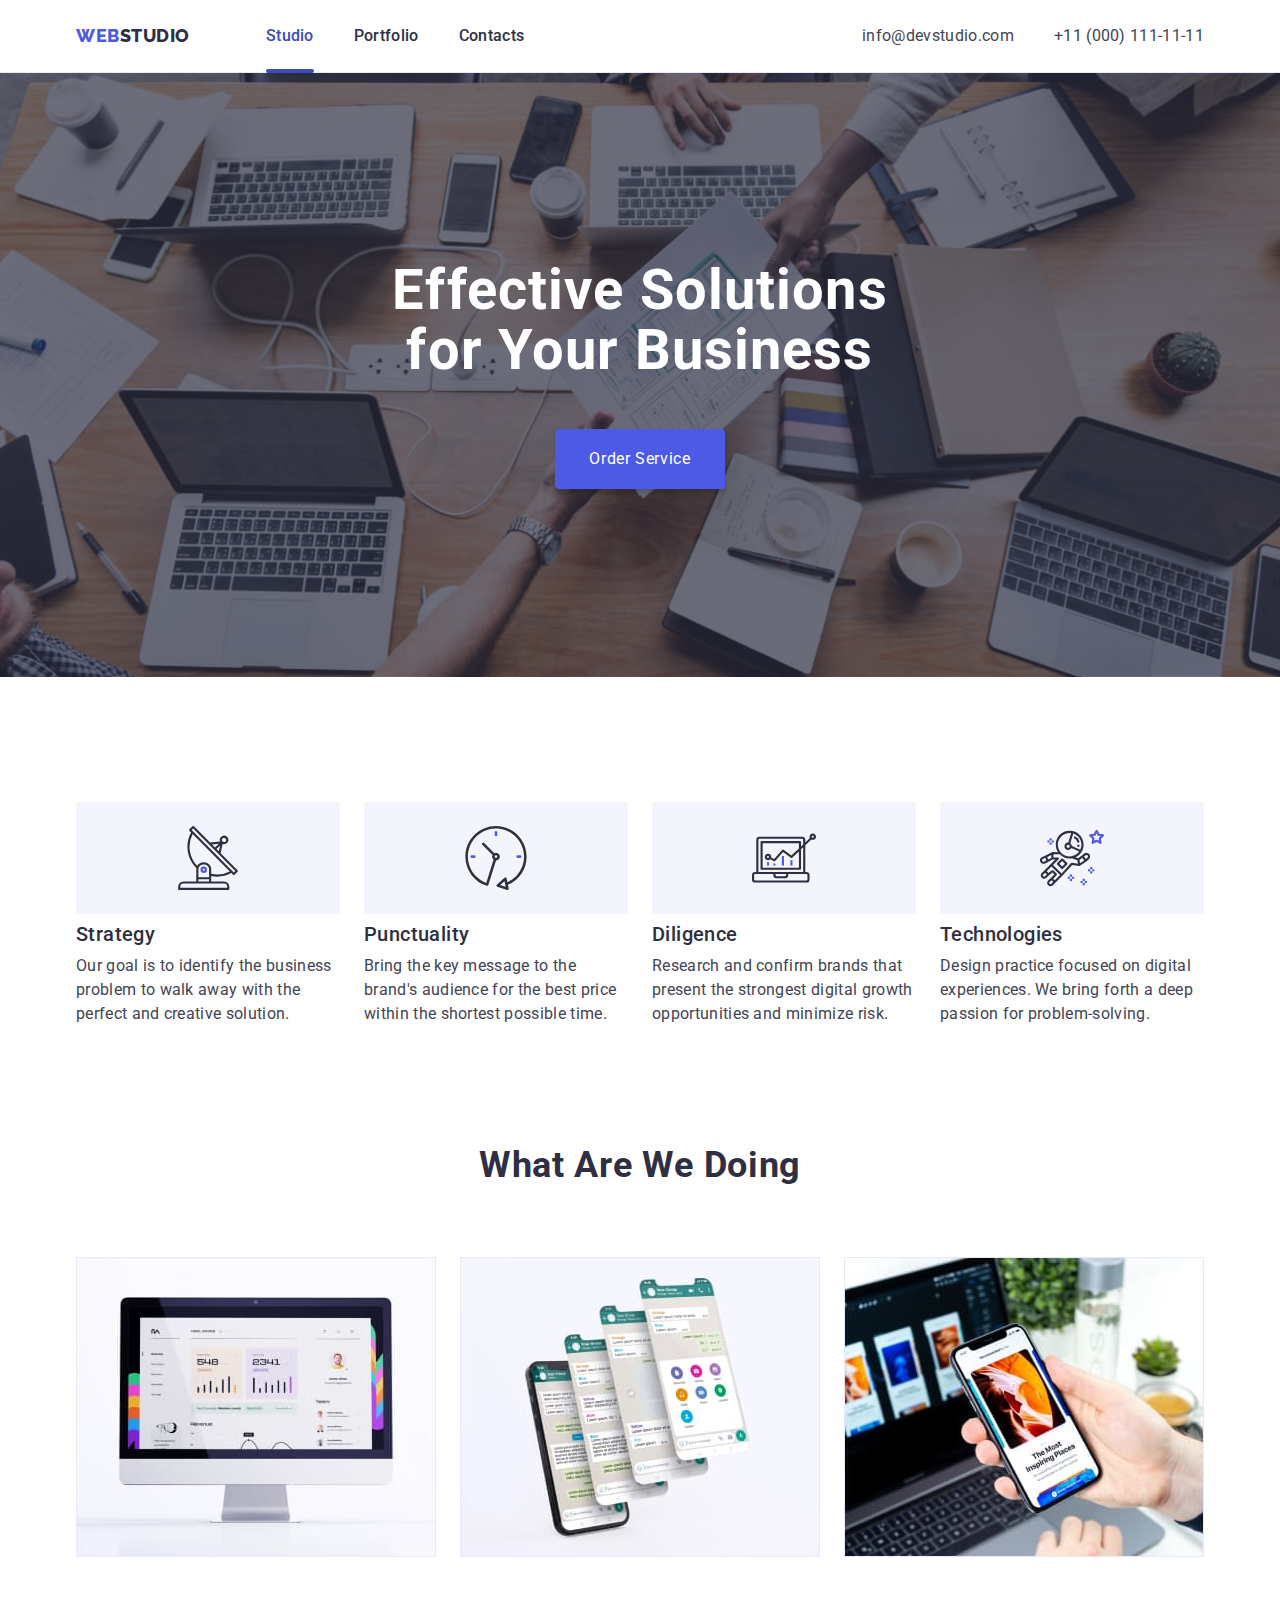
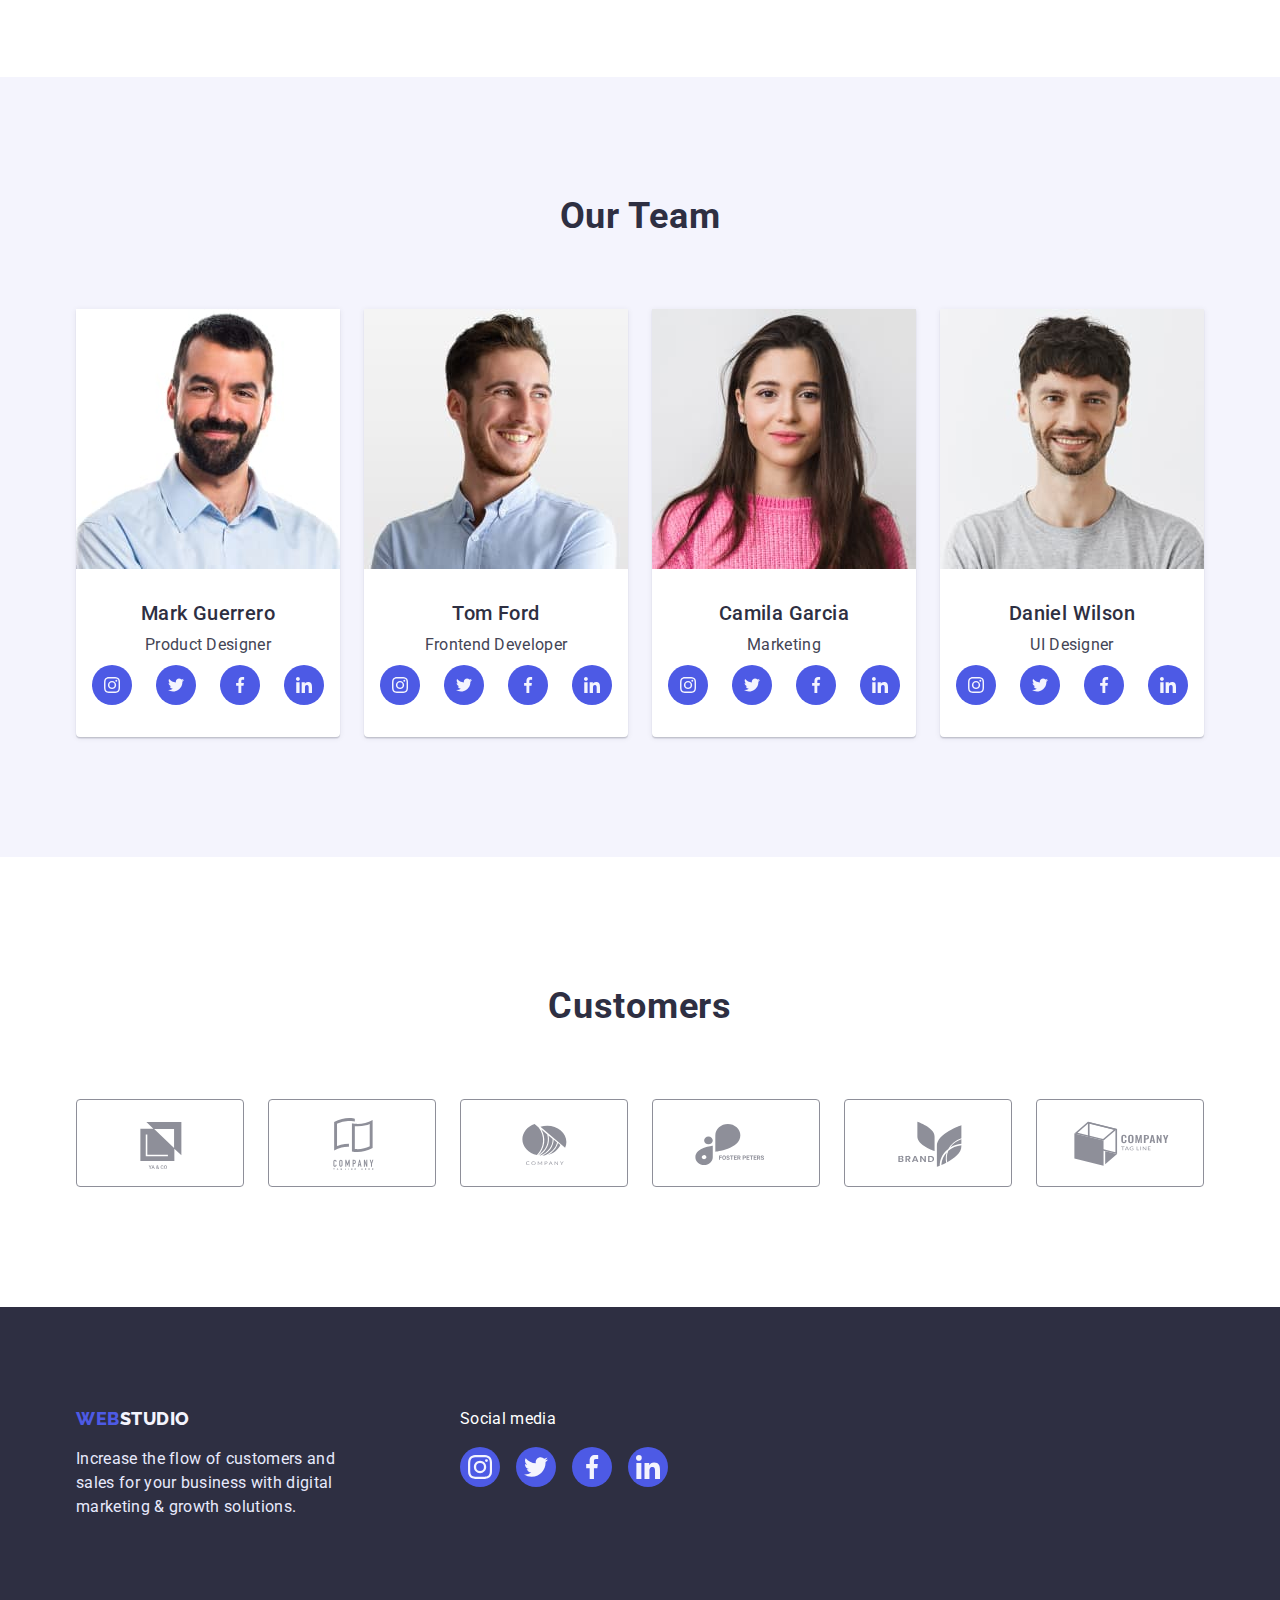
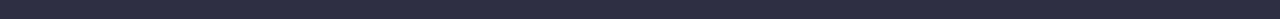
<file: index.html>
<!DOCTYPE html>
<html lang="en">
  <head>
    <meta charset="UTF-8" />
    <meta http-equiv="X-UA-Compatible" content="IE=edge" />
    <meta name="viewport" content="width=device-width, initial-scale=1.0" />
    <title>WebStudio</title>
    <link rel="preconnect" href="https://fonts.googleapis.com" />
    <link rel="preconnect" href="https://fonts.gstatic.com" crossorigin />
    <link
      href="https://fonts.googleapis.com/css2?family=Raleway:wght@800&family=Roboto:wght@400;500;700;900&display=swap"
      rel="stylesheet"
    />
    <link
      rel="stylesheet"
      href="https://cdnjs.cloudflare.com/ajax/libs/modern-normalize/1.0.0/modern-normalize.min.css"
    />
    <link rel="stylesheet" href="./css/styles.css" />
  </head>
  <body>
    <!-- HEADER -->
    <header class="page-header">
      <div class="container page-header-container">
        <nav class="page-nav">
          <a class="logo link logo-pos-header" href="./index.html"
            >Web<span class="logo-color-light">Studio</span></a
          >
          <ul class="menu list">
            <li class="menu-item">
              <a class="menu-link link current" href="./index.html">Studio</a>
            </li>
            <li class="menu-item">
              <a class="menu-link link" href="./portfolio.html">Portfolio</a>
            </li>
            <li class="menu-item">
              <a class="menu-link link" href="">Contacts</a>
            </li>
          </ul>
        </nav>
        <address class="contacts">
          <ul class="contacts-list list">
            <li class="contacts-list-item">
              <a
                class="contacts-list-item-link link"
                href="mailto:info@devstudio.com"
                >info@devstudio.com</a
              >
            </li>
            <li class="contacts-list-item">
              <a class="contacts-list-item-link link" href="tel:+110001111111"
                >+11 (000) 111-11-11</a
              >
            </li>
          </ul>
        </address>
      </div>
    </header>
    <!-- MAIN -->
    <main>
      <section class="hero">
        <div class="container">
          <h1 class="hero-title">Effective Solutions for Your Business</h1>
          <button class="modal-btn" type="button" data-modal-open>
            Order Service
          </button>
        </div>
      </section>
      <section class="features">
        <div class="container">
          <h2 hidden>Features</h2>
          <ul class="features-list list">
            <li class="features-list-item">
              <div class="features-icon-thumb">
                <svg class="features-icon">
                  <use href="./images/icons/symbol-defs.svg#icon-antenna"></use>
                </svg>
              </div>
              <h3 class="features-list-item-title">Strategy</h3>
              <p class="features-list-item-text">
                Our goal is to identify the business problem to walk away with
                the perfect and creative solution.
              </p>
            </li>
            <li class="features-list-item">
              <div class="features-icon-thumb">
                <svg class="features-icon">
                  <use href="./images/icons/symbol-defs.svg#icon-clock"></use>
                </svg>
              </div>
              <h3 class="features-list-item-title">Punctuality</h3>
              <p class="features-list-item-text">
                Bring the key message to the brand's audience for the best price
                within the shortest possible time.
              </p>
            </li>
            <li class="features-list-item">
              <div class="features-icon-thumb">
                <svg class="features-icon">
                  <use href="./images/icons/symbol-defs.svg#icon-diagram"></use>
                </svg>
              </div>
              <h3 class="features-list-item-title">Diligence</h3>
              <p class="features-list-item-text">
                Research and confirm brands that present the strongest digital
                growth opportunities and minimize risk.
              </p>
            </li>
            <li class="features-list-item">
              <div class="features-icon-thumb">
                <svg class="features-icon">
                  <use
                    href="./images/icons/symbol-defs.svg#icon-astronaut"
                  ></use>
                </svg>
              </div>
              <h3 class="features-list-item-title">Technologies</h3>
              <p class="features-list-item-text">
                Design practice focused on digital experiences. We bring forth a
                deep passion for problem-solving.
              </p>
            </li>
          </ul>
        </div>
      </section>
      <section class="work">
        <div class="container">
          <h2 class="page-title work-title">What are we doing</h2>
          <ul class="work-list list">
            <li class="work-list-item">
              <img
                class="work-list-item-img"
                src="./images/services/service-01.jpg"
                alt="First service"
                width="360"
                height="300"
              />
            </li>
            <li class="work-list-item">
              <img
                class="work-list-item-img"
                src="./images/services/service-02.jpg"
                alt="Second service"
                width="360"
                height="300"
              />
            </li>
            <li class="work-list-item">
              <img
                class="work-list-item-img"
                src="./images/services/service-03.jpg"
                alt="Thrid service"
                width="360"
                height="300"
              />
            </li>
          </ul>
        </div>
      </section>
      <section class="team">
        <div class="container">
          <h2 class="page-title team-title">Our Team</h2>
          <ul class="team-list list">
            <li class="team-list-item">
              <img
                class="team-list-item-img"
                src="./images/employees/mark-guerrero.jpg"
                alt="First employee"
                width="264"
                height="260"
              />
              <div class="team-list-item-info">
                <h3 class="team-list-item-title">Mark Guerrero</h3>
                <p class="team-list-item-text">Product Designer</p>
                <ul class="team-list-icon list">
                  <li class="team-icon-item">
                    <a href="" class="team-icon-link link">
                      <svg class="team-icon">
                        <use
                          href="./images/icons/symbol-defs.svg#icon-instagram"
                        ></use>
                      </svg>
                    </a>
                  </li>
                  <li class="team-icon-item">
                    <a href="" class="team-icon-link link">
                      <svg class="team-icon">
                        <use
                          href="./images/icons/symbol-defs.svg#icon-twitter"
                        ></use>
                      </svg>
                    </a>
                  </li>
                  <li class="team-icon-item">
                    <a href="" class="team-icon-link link">
                      <svg class="team-icon">
                        <use
                          href="./images/icons/symbol-defs.svg#icon-facebook"
                        ></use>
                      </svg>
                    </a>
                  </li>
                  <li class="team-icon-item">
                    <a href="" class="team-icon-link link">
                      <svg class="team-icon">
                        <use
                          href="./images/icons/symbol-defs.svg#icon-linkedin"
                        ></use>
                      </svg>
                    </a>
                  </li>
                </ul>
              </div>
            </li>
            <li class="team-list-item">
              <img
                class="team-list-item-img"
                src="./images/employees/tom-ford.jpg"
                alt="Second employee"
                width="264"
                height="260"
              />
              <div class="team-list-item-info">
                <h3 class="team-list-item-title">Tom Ford</h3>
                <p class="team-list-item-text">Frontend Developer</p>
                <ul class="team-list-icon list">
                  <li class="team-icon-item">
                    <a href="" class="team-icon-link link">
                      <svg class="team-icon">
                        <use
                          href="./images/icons/symbol-defs.svg#icon-instagram"
                        ></use>
                      </svg>
                    </a>
                  </li>
                  <li class="team-icon-item">
                    <a href="" class="team-icon-link link">
                      <svg class="team-icon">
                        <use
                          href="./images/icons/symbol-defs.svg#icon-twitter"
                        ></use>
                      </svg>
                    </a>
                  </li>
                  <li class="team-icon-item">
                    <a href="" class="team-icon-link link">
                      <svg class="team-icon">
                        <use
                          href="./images/icons/symbol-defs.svg#icon-facebook"
                        ></use>
                      </svg>
                    </a>
                  </li>
                  <li class="team-icon-item">
                    <a href="" class="team-icon-link link">
                      <svg class="team-icon">
                        <use
                          href="./images/icons/symbol-defs.svg#icon-linkedin"
                        ></use>
                      </svg>
                    </a>
                  </li>
                </ul>
              </div>
            </li>
            <li class="team-list-item">
              <img
                class="team-list-item-img"
                src="./images/employees/camila-garcia.jpg"
                alt="Third employee"
                width="264"
                height="260"
              />
              <div class="team-list-item-info">
                <h3 class="team-list-item-title">Camila Garcia</h3>
                <p class="team-list-item-text">Marketing</p>
                <ul class="team-list-icon list">
                  <li class="team-icon-item">
                    <a href="" class="team-icon-link link">
                      <svg class="team-icon">
                        <use
                          href="./images/icons/symbol-defs.svg#icon-instagram"
                        ></use>
                      </svg>
                    </a>
                  </li>
                  <li class="team-icon-item">
                    <a href="" class="team-icon-link link">
                      <svg class="team-icon">
                        <use
                          href="./images/icons/symbol-defs.svg#icon-twitter"
                        ></use>
                      </svg>
                    </a>
                  </li>
                  <li class="team-icon-item">
                    <a href="" class="team-icon-link link">
                      <svg class="team-icon">
                        <use
                          href="./images/icons/symbol-defs.svg#icon-facebook"
                        ></use>
                      </svg>
                    </a>
                  </li>
                  <li class="team-icon-item">
                    <a href="" class="team-icon-link link">
                      <svg class="team-icon">
                        <use
                          href="./images/icons/symbol-defs.svg#icon-linkedin"
                        ></use>
                      </svg>
                    </a>
                  </li>
                </ul>
              </div>
            </li>
            <li class="team-list-item">
              <img
                class="team-list-item-img"
                src="./images/employees/daniel-wilson.jpg"
                alt="Fourth employee"
                width="264"
                height="260"
              />
              <div class="team-list-item-info">
                <h3 class="team-list-item-title">Daniel Wilson</h3>
                <p class="team-list-item-text">UI Designer</p>
                <ul class="team-list-icon list">
                  <li class="team-icon-item">
                    <a href="" class="team-icon-link link">
                      <svg class="team-icon">
                        <use
                          href="./images/icons/symbol-defs.svg#icon-instagram"
                        ></use>
                      </svg>
                    </a>
                  </li>
                  <li class="team-icon-item">
                    <a href="" class="team-icon-link link">
                      <svg class="team-icon">
                        <use
                          href="./images/icons/symbol-defs.svg#icon-twitter"
                        ></use>
                      </svg>
                    </a>
                  </li>
                  <li class="team-icon-item">
                    <a href="" class="team-icon-link link">
                      <svg class="team-icon">
                        <use
                          href="./images/icons/symbol-defs.svg#icon-facebook"
                        ></use>
                      </svg>
                    </a>
                  </li>
                  <li class="team-icon-item">
                    <a href="" class="team-icon-link link">
                      <svg class="team-icon">
                        <use
                          href="./images/icons/symbol-defs.svg#icon-linkedin"
                        ></use>
                      </svg>
                    </a>
                  </li>
                </ul>
              </div>
            </li>
          </ul>
        </div>
      </section>
      <section class="customers">
        <div class="container">
          <h2 class="page-title customers-title">Customers</h2>
          <ul class="customers-list list">
            <li class="customers-list-item">
              <a class="customers-link link" href="">
                <svg class="customers-icon">
                  <use href="./images/icons/symbol-defs.svg#icon-logo-1"></use>
                </svg>
              </a>
            </li>
            <li class="customers-list-item">
              <a class="customers-link link" href="">
                <svg class="customers-icon">
                  <use href="./images/icons/symbol-defs.svg#icon-logo-2"></use>
                </svg>
              </a>
            </li>
            <li class="customers-list-item">
              <a class="customers-link link" href="">
                <svg class="customers-icon">
                  <use href="./images/icons/symbol-defs.svg#icon-logo-3"></use>
                </svg>
              </a>
            </li>
            <li class="customers-list-item">
              <a class="customers-link link" href="">
                <svg class="customers-icon">
                  <use href="./images/icons/symbol-defs.svg#icon-logo-4"></use>
                </svg>
              </a>
            </li>
            <li class="customers-list-item">
              <a class="customers-link link" href="">
                <svg class="customers-icon">
                  <use href="./images/icons/symbol-defs.svg#icon-logo-5"></use>
                </svg>
              </a>
            </li>
            <li class="customers-list-item">
              <a class="customers-link link" href="">
                <svg class="customers-icon">
                  <use href="./images/icons/symbol-defs.svg#icon-logo-6"></use>
                </svg>
              </a>
            </li>
          </ul>
        </div>
      </section>
    </main>
    <!-- FOOTER -->
    <footer class="page-footer">
      <div class="container footer-container">
        <div class="footer-info">
          <a class="link logo logo-pos-footer" href="./index.html"
            >Web<span class="logo-color-dark">Studio</span></a
          >
          <p class="footer-text">
            Increase the flow of customers and sales for your business with
            digital marketing & growth solutions.
          </p>
        </div>
        <div class="footer-soc">
          <p class="soc-text">Social media</p>
          <ul class="footer-soc-list list">
            <li class="soc-list-item">
              <a href="" class="footer-soc-link link">
                <svg class="footer-soc-icon">
                  <use
                    href="./images/icons/symbol-defs.svg#icon-instagram"
                  ></use>
                </svg>
              </a>
            </li>
            <li class="soc-list-item">
              <a href="" class="footer-soc-link link">
                <svg class="footer-soc-icon">
                  <use href="./images/icons/symbol-defs.svg#icon-twitter"></use>
                </svg>
              </a>
            </li>
            <li class="soc-list-item">
              <a href="" class="footer-soc-link link">
                <svg class="footer-soc-icon">
                  <use
                    href="./images/icons/symbol-defs.svg#icon-facebook"
                  ></use>
                </svg>
              </a>
            </li>
            <li class="soc-list-item">
              <a href="" class="footer-soc-link link">
                <svg class="footer-soc-icon">
                  <use
                    href="./images/icons/symbol-defs.svg#icon-linkedin"
                  ></use>
                </svg>
              </a>
            </li>
          </ul>
        </div>
      </div>
    </footer>
    <div class="backdrop is-hidden" data-modal>
      <div class="modal">
        <button class="close-button" type="button" data-modal-close>
          <svg class="close-button-icon">
            <use href="./images/icons/symbol-defs.svg#icon-close-black"></use>
          </svg>
        </button>
      </div>
    </div>
    <script src="./js/modal.js"></script>
  </body>
</html>
</file>
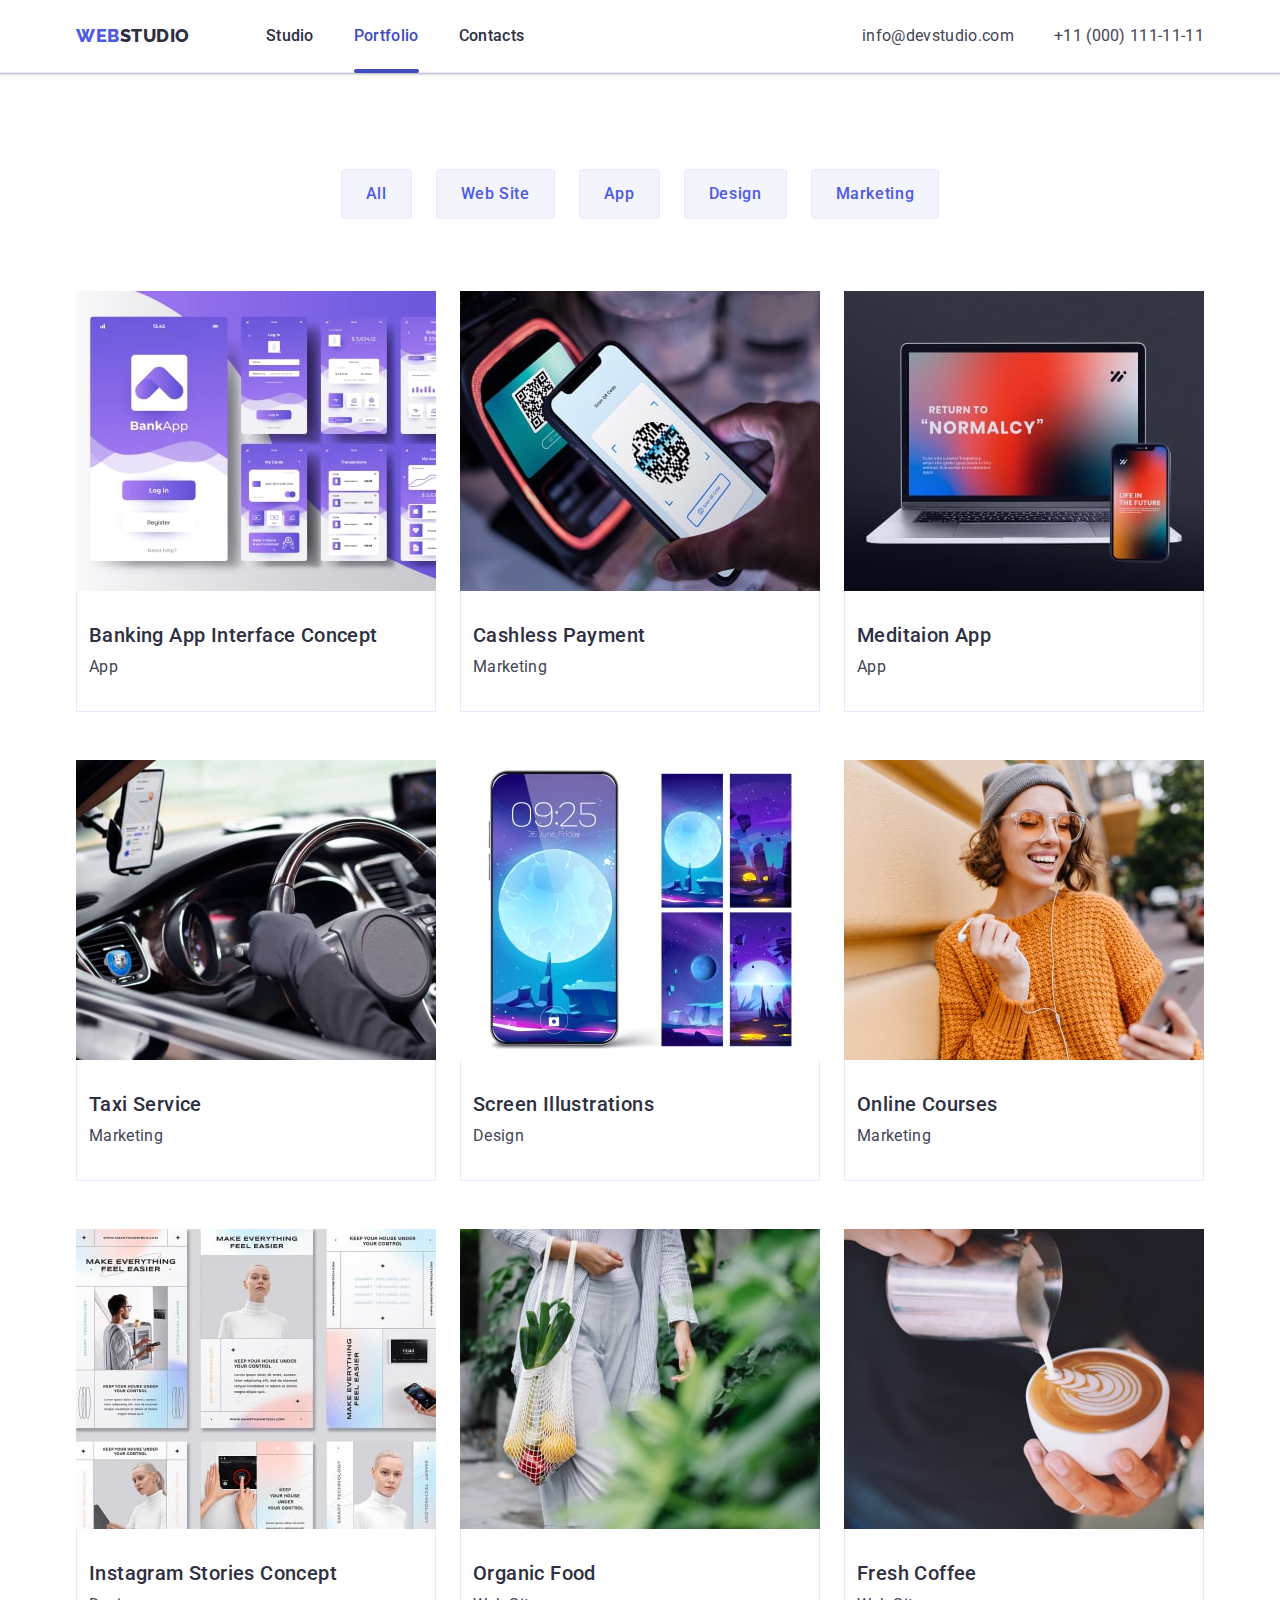
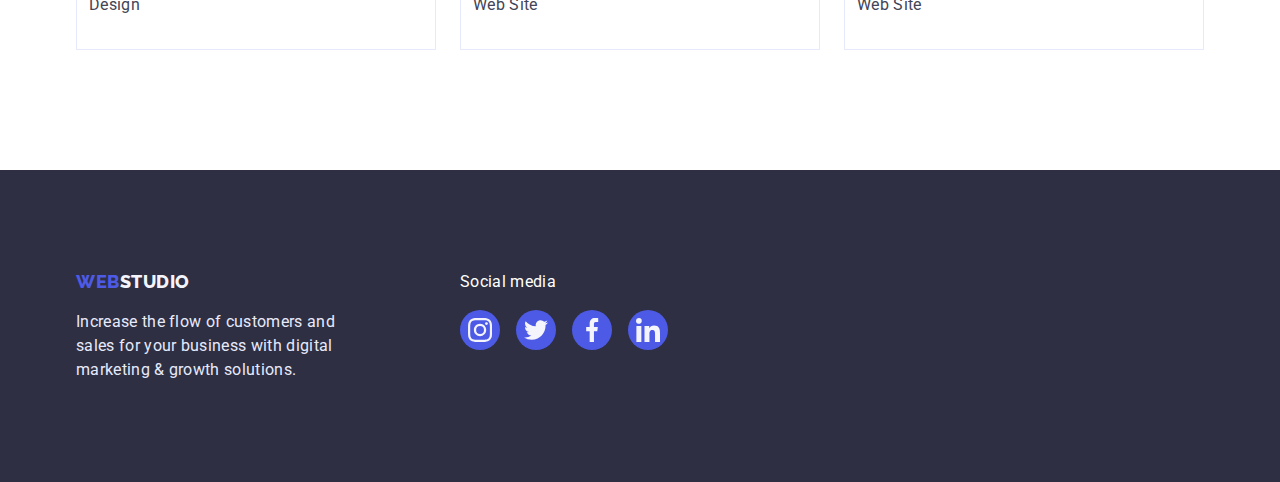
<file: portfolio.html>
<!DOCTYPE html>
<html lang="en">
  <head>
    <meta charset="UTF-8" />
    <meta http-equiv="X-UA-Compatible" content="IE=edge" />
    <meta name="viewport" content="width=device-width, initial-scale=1.0" />
    <title>WebStudio</title>
    <link rel="preconnect" href="https://fonts.googleapis.com" />
    <link rel="preconnect" href="https://fonts.gstatic.com" crossorigin />
    <link
      href="https://fonts.googleapis.com/css2?family=Raleway:wght@800&family=Roboto:wght@400;500;700;900&display=swap"
      rel="stylesheet"
    />
    <link
      rel="stylesheet"
      href="https://cdnjs.cloudflare.com/ajax/libs/modern-normalize/1.0.0/modern-normalize.min.css"
    />
    <link rel="stylesheet" href="./css/styles.css" />
  </head>
  <body>
    <!-- HEADER -->
    <header class="page-header">
      <div class="container page-header-container">
        <nav class="page-nav">
          <a class="logo link logo-pos-header" href="./index.html"
            >Web<span class="logo-color-light">Studio</span></a
          >
          <ul class="menu list">
            <li class="menu-item">
              <a class="menu-link link" href="./index.html">Studio</a>
            </li>
            <li class="menu-item">
              <a class="menu-link link current" href="./portfolio.html"
                >Portfolio</a
              >
            </li>
            <li class="menu-item">
              <a class="menu-link link" href="">Contacts</a>
            </li>
          </ul>
        </nav>
        <address class="contacts">
          <ul class="contacts-list list">
            <li class="contacts-list-item">
              <a
                class="contacts-list-item-link link"
                href="mailto:info@devstudio.com"
                >info@devstudio.com</a
              >
            </li>
            <li class="contacts-list-item">
              <a class="contacts-list-item-link link" href="tel:+110001111111"
                >+11 (000) 111-11-11</a
              >
            </li>
          </ul>
        </address>
      </div>
    </header>
    <!-- MAIN -->
    <main>
      <!-- Portfolio -->
      <section class="portfolio">
        <div class="container">
          <h1 hidden>Portfolio</h1>
          <ul class="portfolio-menu list">
            <li class="portfolio-menu-item">
              <button class="portfolio-menu-btn" type="button">All</button>
            </li>
            <li class="portfolio-menu-item">
              <button class="portfolio-menu-btn" type="button">Web Site</button>
            </li>
            <li class="portfolio-menu-item">
              <button class="portfolio-menu-btn" type="button">App</button>
            </li>
            <li class="portfolio-menu-item">
              <button class="portfolio-menu-btn" type="button">Design</button>
            </li>
            <li class="portfolio-menu-item">
              <button class="portfolio-menu-btn" type="button">
                Marketing
              </button>
            </li>
          </ul>
          <ul class="portfolio-list list">
            <li class="portfolio-list-item">
              <div class="portfolio-item-thumb">
                <img
                  class="portfolio-list-item-img"
                  src="./images/portfolio/img-1.jpg"
                  width="360"
                  height="300"
                  alt="the application"
                />
                <p class="portfolio-item-overlay">
                  14 Stylish and User-Friendly App Design Concepts · Task
                  Manager App · Calorie Tracker App · Exotic Fruit Ecommerce App
                  · Cloud Storage App
                </p>
              </div>
              <div class="portfolio-list-item-info">
                <h2 class="portfolio-list-item-title">
                  Banking App Interface Concept
                </h2>
                <p class="portfolio-list-item-text">App</p>
              </div>
            </li>
            <li class="portfolio-list-item">
              <div class="portfolio-item-thumb">
                <img
                  class="portfolio-list-item-img"
                  src="./images/portfolio/img-2.jpg"
                  width="360"
                  height="300"
                  alt="the QR-code scanning"
                />
                <p class="portfolio-item-overlay">
                  14 Stylish and User-Friendly App Design Concepts · Task
                  Manager App · Calorie Tracker App · Exotic Fruit Ecommerce App
                  · Cloud Storage App
                </p>
              </div>
              <div class="portfolio-list-item-info">
                <h2 class="portfolio-list-item-title">Cashless Payment</h2>
                <p class="portfolio-list-item-text">Marketing</p>
              </div>
            </li>
            <li class="portfolio-list-item">
              <div class="portfolio-item-thumb">
                <img
                  class="portfolio-list-item-img"
                  src="./images/portfolio/img-3.jpg"
                  width="360"
                  height="300"
                  alt="the laptop and the smartphone"
                />
                <p class="portfolio-item-overlay">
                  14 Stylish and User-Friendly App Design Concepts · Task
                  Manager App · Calorie Tracker App · Exotic Fruit Ecommerce App
                  · Cloud Storage App
                </p>
              </div>
              <div class="portfolio-list-item-info">
                <h2 class="portfolio-list-item-title">Meditaion App</h2>
                <p class="portfolio-list-item-text">App</p>
              </div>
            </li>
            <li class="portfolio-list-item">
              <div class="portfolio-item-thumb">
                <img
                  class="portfolio-list-item-img"
                  src="./images/portfolio/img-4.jpg"
                  width="360"
                  height="300"
                  alt="the human is driving"
                />
                <p class="portfolio-item-overlay">
                  14 Stylish and User-Friendly App Design Concepts · Task
                  Manager App · Calorie Tracker App · Exotic Fruit Ecommerce App
                  · Cloud Storage App
                </p>
              </div>
              <div class="portfolio-list-item-info">
                <h2 class="portfolio-list-item-title">Taxi Service</h2>
                <p class="portfolio-list-item-text">Marketing</p>
              </div>
            </li>
            <li class="portfolio-list-item">
              <div class="portfolio-item-thumb">
                <img
                  class="portfolio-list-item-img"
                  src="./images/portfolio/img-5.jpg"
                  width="360"
                  height="300"
                  alt="the smartphone"
                />
                <p class="portfolio-item-overlay">
                  14 Stylish and User-Friendly App Design Concepts · Task
                  Manager App · Calorie Tracker App · Exotic Fruit Ecommerce App
                  · Cloud Storage App
                </p>
              </div>
              <div class="portfolio-list-item-info">
                <h2 class="portfolio-list-item-title">Screen Illustrations</h2>
                <p class="portfolio-list-item-text">Design</p>
              </div>
            </li>
            <li class="portfolio-list-item">
              <div class="portfolio-item-thumb">
                <img
                  class="portfolio-list-item-img"
                  src="./images/portfolio/img-6.jpg"
                  width="360"
                  height="300"
                  alt="the woman is smiling"
                />
                <p class="portfolio-item-overlay">
                  14 Stylish and User-Friendly App Design Concepts · Task
                  Manager App · Calorie Tracker App · Exotic Fruit Ecommerce App
                  · Cloud Storage App
                </p>
              </div>
              <div class="portfolio-list-item-info">
                <h2 class="portfolio-list-item-title">Online Courses</h2>
                <p class="portfolio-list-item-text">Marketing</p>
              </div>
            </li>
            <li class="portfolio-list-item">
              <div class="portfolio-item-thumb">
                <img
                  class="portfolio-list-item-img"
                  src="./images/portfolio/img-7.jpg"
                  width="360"
                  height="300"
                  alt="the application is designing"
                />
                <p class="portfolio-item-overlay">
                  14 Stylish and User-Friendly App Design Concepts · Task
                  Manager App · Calorie Tracker App · Exotic Fruit Ecommerce App
                  · Cloud Storage App
                </p>
              </div>
              <div class="portfolio-list-item-info">
                <h2 class="portfolio-list-item-title">
                  Instagram Stories Concept
                </h2>
                <p class="portfolio-list-item-text">Design</p>
              </div>
            </li>
            <li class="portfolio-list-item">
              <div class="portfolio-item-thumb">
                <img
                  class="portfolio-list-item-img"
                  src="./images/portfolio/img-8.jpg"
                  width="360"
                  height="300"
                  alt="the human is carrying a package with vegetables"
                />
                <p class="portfolio-item-overlay">
                  14 Stylish and User-Friendly App Design Concepts · Task
                  Manager App · Calorie Tracker App · Exotic Fruit Ecommerce App
                  · Cloud Storage App
                </p>
              </div>
              <div class="portfolio-list-item-info">
                <h2 class="portfolio-list-item-title">Organic Food</h2>
                <p class="portfolio-list-item-text">Web Site</p>
              </div>
            </li>
            <li class="portfolio-list-item">
              <div class="portfolio-item-thumb">
                <img
                  class="portfolio-list-item-img"
                  src="./images/portfolio/img-9.jpg"
                  width="360"
                  height="300"
                  alt="the human is making coffee"
                />
                <p class="portfolio-item-overlay">
                  14 Stylish and User-Friendly App Design Concepts · Task
                  Manager App · Calorie Tracker App · Exotic Fruit Ecommerce App
                  · Cloud Storage App
                </p>
              </div>
              <div class="portfolio-list-item-info">
                <h2 class="portfolio-list-item-title">Fresh Coffee</h2>
                <p class="portfolio-list-item-text">Web Site</p>
              </div>
            </li>
          </ul>
        </div>
      </section>
    </main>
    <!-- FOOTER -->
    <footer class="page-footer">
      <div class="container footer-container">
        <div class="footer-info">
          <a class="link logo logo-pos-footer" href="./index.html"
            >Web<span class="logo-color-dark">Studio</span></a
          >
          <p class="footer-text">
            Increase the flow of customers and sales for your business with
            digital marketing & growth solutions.
          </p>
        </div>
        <div class="footer-soc">
          <p class="soc-text">Social media</p>
          <ul class="footer-soc-list list">
            <li class="soc-list-item">
              <a href="" class="footer-soc-link link">
                <svg class="footer-soc-icon">
                  <use
                    href="./images/icons/symbol-defs.svg#icon-instagram"
                  ></use>
                </svg>
              </a>
            </li>
            <li class="soc-list-item">
              <a href="" class="footer-soc-link link">
                <svg class="footer-soc-icon">
                  <use href="./images/icons/symbol-defs.svg#icon-twitter"></use>
                </svg>
              </a>
            </li>
            <li class="soc-list-item">
              <a href="" class="footer-soc-link link">
                <svg class="footer-soc-icon">
                  <use
                    href="./images/icons/symbol-defs.svg#icon-facebook"
                  ></use>
                </svg>
              </a>
            </li>
            <li class="soc-list-item">
              <a href="" class="footer-soc-link link">
                <svg class="footer-soc-icon">
                  <use
                    href="./images/icons/symbol-defs.svg#icon-linkedin"
                  ></use>
                </svg>
              </a>
            </li>
          </ul>
        </div>
      </div>
    </footer>
  </body>
</html>
</file>
<file: css/styles.css>
:root {
  --primary-font: "Roboto", sans-serif;
  --secondary-font: "Raleway", sans-serif;
  --main-color: #2e2f42;
  --secondary-color: #434455;
  --accent-color: #404bbf;
  --anim-dur-func: 250ms cubic-bezier(0.4, 0, 0.2, 1);
}

h1,
h2,
h3,
h4,
p {
  margin-top: 0;
  margin-bottom: 0;
}

ul {
  margin-top: 0;
  margin-bottom: 0;
  padding-left: 0;
}

img {
  display: block;
}

body {
  font-family: var(--primary-font);
  color: var(--main-color);
}

.container {
  width: 1158px;
  margin-left: auto;
  margin-right: auto;
  padding-left: 15px;
  padding-right: 15px;
}

.list {
  list-style: none;
}

.link {
  text-decoration: none;
}

/* ============================== COMPONENTS ============================== */

.logo {
  font-family: var(--secondary-font);
  font-weight: 800;
  font-size: 18px;
  line-height: 1.33;
  display: inline-block;
  align-items: center;
  letter-spacing: 0.03em;
  text-transform: uppercase;
  color: #4d5ae5;
}

.logo-pos-header {
  margin-right: 76px;
}

.logo-color-light {
  color: var(--main-color);
}

.logo-color-dark {
  color: #f4f4fd;
}

.page-title {
  margin-left: auto;
  margin-right: auto;

  font-weight: 700;
  font-size: 36px;
  line-height: 1.1;
  text-align: center;
  letter-spacing: 0.02em;
  text-transform: capitalize;
  color: var(--main-color);
}
/* ============================== /COMPONENTS ============================== */

/* ============================== HEADER ============================== */

.page-header {
  border-bottom: 1px solid #e7e9fc;
  /* padding-top: 24px;
  padding-bottom: 24px; */

  box-shadow: 0px 2px 1px rgba(46, 47, 66, 0.08),
    0px 1px 1px rgba(46, 47, 66, 0.16), 0px 1px 6px rgba(46, 47, 66, 0.08);
}

.page-header-container {
  display: flex;
  align-items: center;
}

.page-nav {
  display: flex;
  align-items: center;
}

.menu {
  display: flex;
  align-items: center;
  position: relative;
}

.menu-item {
  /* padding-top: 24px;
  padding-bottom: 24px; */
}

.menu-item:not(:last-child) {
  margin-right: 40px;
}

.menu-link.current {
  position: relative;
  color: var(--accent-color);
}

.menu-link.current::after {
  position: absolute;
  left: 0;
  bottom: -1px;

  content: "";
  width: 100%;
  height: 4px;
  display: block;
  background-color: #404bbf;
  border-radius: 2px;
  pointer-events: none;
}

.menu-link {
  display: inline-block;
  padding-top: 24px;
  padding-bottom: 24px;

  font-weight: 500;
  font-size: 16px;
  line-height: 1.5;
  letter-spacing: 0.02em;
  color: var(--main-color);
  transition: color var(--anim-dur-func);
}

.menu-link:hover,
.menu-link:focus {
  color: var(--accent-color);
}

.contacts-list {
  display: flex;
  align-items: center;
}

.contacts {
  margin-left: auto;
}

.contacts-list-item:not(:last-child) {
  margin-right: 40px;
}

.contacts-list-item-link {
  font-style: normal;
  font-weight: 400;
  font-size: 16px;
  line-height: 1.5;
  letter-spacing: 0.02em;
  color: var(--secondary-color);

  transition: color var(--anim-dur-func);
}

.contacts-list-item-link:hover,
.contacts-list-item-link:focus {
  color: var(--accent-color);
}
/* ============================== /HEADER ============================== */

/* ============================== MAIN ============================== */

.hero {
  margin-right: auto;
  margin-left: auto;
  padding-top: 188px;
  padding-bottom: 188px;

  background-color: rgba(46, 47, 66, 0.7);
  text-align: center;
  background-image: linear-gradient(
      rgba(46, 47, 66, 0.7),
      rgba(46, 47, 66, 0.7)
    ),
    url(../images/hero/hero-background.jpg);
  background-repeat: no-repeat;
  background-size: cover;
  background-position: center;
  max-width: 1440px;
}

.hero-title {
  margin-bottom: 48px;
  margin-left: auto;
  margin-right: auto;
  max-width: 496px;

  font-weight: 700;
  font-size: 56px;
  line-height: 1.07;
  letter-spacing: 0.02em;
  color: #ffffff;
}

.modal-btn {
  display: inline-block;
  padding-top: 16px;
  padding-bottom: 16px;
  padding-left: 32px;
  padding-right: 32px;

  font-style: var(--primary-font);
  font-size: 16px;
  line-height: 1.5;
  align-items: center;
  letter-spacing: 0.04em;
  background-color: #4d5ae5;
  color: #ffffff;
  cursor: pointer;
  box-shadow: 0px 4px 4px rgba(0, 0, 0, 0.15);
  border-radius: 4px;
  border-color: transparent;

  transition: background-color var(--anim-dur-func);
}

.modal-btn:hover,
.modal-btn:focus {
  background-color: var(--accent-color);
}

.features {
  padding-top: 125px;
}

.features-list {
  display: flex;
  flex-wrap: wrap;
  gap: 24px;
}

.features-list-item {
  flex-basis: calc((100% - 3 * 24px) / 4);
}

.features-list-item-title {
  margin-bottom: 8px;
  font-weight: 500;
  font-size: 20px;
  line-height: 1.2;
  letter-spacing: 0.02em;
  color: var(--main-color);
}

.features-list-item-text {
  font-size: 16px;
  line-height: 1.5;
  letter-spacing: 0.02em;
  color: var(--secondary-color);
}

.features-icon-thumb {
  display: flex;
  align-items: center;
  justify-content: center;
  background-color: #f4f4fd;
  /* width: 264px;
  height: 112px; */
  padding: 24px 100px;
  border-radius: 4px;

  margin-bottom: 8px;
}

.features-icon {
  width: 64px;
  height: 64px;
}

.work {
  padding-top: 120px;
  padding-bottom: 120px;
}

.work-title {
  margin-bottom: 72px;
}

.work-list {
  display: flex;
  flex-wrap: wrap;
  gap: 24px;
}

.work-list-item {
  flex-basis: calc((100% - 2 * 24px) / 3);
}

.team {
  padding-bottom: 120px;
  padding-top: 120px;
  background-color: #f4f4fd;
}

.team-title {
  margin-bottom: 72px;
}

.team-list {
  display: flex;
  flex-wrap: wrap;
  gap: 24px;
}

.team-list-item-info {
  padding: 32px 16px;
}

.team-list-item {
  flex-basis: calc((100% - 3 * 24px) / 4);

  background-color: #ffffff;
  box-shadow: 0px 1px 6px rgba(46, 47, 66, 0.08),
    0px 1px 1px rgba(46, 47, 66, 0.16), 0px 2px 1px rgba(46, 47, 66, 0.08);
  border-radius: 0px 0px 4px 4px;
}

.team-list-item-title {
  margin-bottom: 8px;
  font-weight: 500;
  font-size: 20px;
  line-height: 1.2;
  text-align: center;
  letter-spacing: 0.02em;
  color: var(--main-color);
}

.team-list-item-text {
  margin-bottom: 8px;
  font-size: 16px;
  line-height: 1.5;
  text-align: center;
  letter-spacing: 0.02em;
  color: var(--secondary-color);
}

.team-list-icon {
  display: flex;
  justify-content: center;
  gap: 24px;
}

.team-icon {
  width: 16px;
  height: 16px;
  fill: #f4f4fd;
}

.team-icon-link {
  display: flex;
  justify-content: center;
  align-items: center;
  width: 40px;
  height: 40px;
  border-radius: 50%;
  background-color: #4d5ae5;

  transition: background-color var(--anim-dur-func);
}

.team-icon-link:hover,
.team-icon-link:focus {
  background-color: #404bbf;
}

.customers {
  padding-top: 130px;
  padding-bottom: 120px;
}

.customers-title {
  margin-bottom: 72px;
}

.customers-list {
  display: flex;
  gap: 24px;
  flex-wrap: wrap;
}

.customers-link {
  flex-basis: calc((100% - 5 * 24px) / 6);
  display: flex;
  width: 168px;
  height: 88px;
  justify-content: center;
  align-items: center;
  border: 1px solid #8e8f99;
  border-radius: 4px;

  transition: border-color var(--anim-dur-func);
}

.customers-link:hover,
.customers-link:focus {
  border-color: #404bbf;
}

.customers-link:hover .customers-icon,
.customers-link:focus .customers-icon {
  fill: #404bbf;
}

.customers-icon {
  width: 104px;
  height: 56px;
  fill: #8e8f99;

  transition: fill var(--anim-dur-func);
}

/* ============================== /MAIN ============================== */

/* ============================== FOOTER ============================== */
.page-footer {
  background-color: var(--main-color);
  padding-top: 100px;
  padding-bottom: 100px;
}

.logo-pos-footer {
  margin-bottom: 16px;
}

.footer-text {
  max-width: 264px;

  font-size: 16px;
  line-height: 1.5;
  letter-spacing: 0.02em;
  color: #e7e9fc;
}

.footer-container {
  display: flex;
}

.footer-info {
  margin-right: 120px;
}

.soc-text {
  margin-bottom: 16px;
  font-size: 16px;
  line-height: 1.5;
  letter-spacing: 0.02em;
  color: #ffffff;
}

.footer-soc-list {
  display: flex;
  gap: 16px;
}

.footer-soc-link {
  display: flex;
  justify-content: center;
  align-items: center;
  width: 40px;
  height: 40px;
  border-radius: 50%;
  background-color: #4d5ae5;

  transition: background-color var(--anim-dur-func);
}

.footer-soc-link:hover,
.footer-soc-link:focus {
  background-color: #31d0aa;
}

.footer-soc-icon {
  width: 24px;
  height: 24px;
  fill: #f4f4fd;
}
/* ============================== /FOOTER ============================== */

/* ============================== MODAL ============================== */

.backdrop {
  position: fixed;
  top: 0;
  left: 0;
  width: 100%;
  height: 100%;
  transition: opacity var(--anim-dur-func), visibility var(--anim-dur-func);

  background-color: rgba(46, 47, 66, 0.4);
}

.is-hidden {
  opacity: 0;
  visibility: hidden;
  pointer-events: none;
}

.backdrop.is-hidden .modal {
  transform: translate(-50%, 100%) scale(0);
  box-shadow: none;
}

.modal {
  position: absolute;
  left: 50%;
  top: 50%;
  transform: translate(-50%, -50%) scale(1);
  transition: transform var(--anim-dur-func), box-shadow var(--anim-dur-func);

  /* display: flex; */
  width: 408px;
  min-height: 576px;
  padding: 24px;

  background-color: #fcfcfc;
  box-shadow: 0px 1px 1px rgba(0, 0, 0, 0.14), 0px 1px 3px rgba(0, 0, 0, 0.12),
    0px 2px 1px rgba(0, 0, 0, 0.2);
  border-radius: 4px;
}

.close-button {
  transition: background-color var(--anim-dur-func), border var(--anim-dur-func);

  display: flex;
  justify-content: center;
  align-items: center;

  position: absolute;
  top: 24px;
  right: 24px;
  height: 24px;
  width: 24px;
  border-radius: 50%;
  background-color: #e7e9fc;
  border: 1px solid rgba(0, 0, 0, 0.1);
}

.close-button:hover,
.close-button:focus {
  background-color: var(--accent-color);
  border: none;
}

.close-button-icon {
  transition: fill var(--anim-dur-func);

  width: 8px;
  height: 8px;

  fill: var(--main-color);
}

.close-button:hover .close-button-icon,
.close-button:focus .close-button-icon {
  fill: #ffffff;
}
/* ============================== /MODAL ============================== */

/* ______________________________ PORTFOLIO ____________________________ */

/* ============================== MAIN ============================== */

.portfolio {
  padding-bottom: 120px;
  padding-top: 96px;
}

.portfolio-menu {
  margin-bottom: 72px;

  display: flex;
  flex-wrap: wrap;
  justify-content: center;
  gap: 24px;
}

.portfolio-list-item {
  flex-basis: calc((100% - 4 * 24px) / 5);
}

.portfolio-menu-btn {
  padding: 12px 24px;

  border: 1px solid #e7e9fc;
  border-radius: 4px;

  font-style: var(--primary-font);
  font-weight: 500;
  font-size: 16px;
  line-height: 1.5;
  display: flex;
  align-items: center;
  text-align: center;
  letter-spacing: 0.04em;
  color: #4d5ae5;
  background-color: #f4f4fd;
  cursor: pointer;

  transition: color var(--anim-dur-func), border-color var(--anim-dur-func),
    background-color var(--anim-dur-func), box-shadow var(--anim-dur-func);
}

.portfolio-menu-btn:hover,
.portfolio-menu-btn:focus {
  color: #ffffff;
  border-color: var(--accent-color);
  background-color: var(--accent-color);
  box-shadow: 0px 3px 1px rgba(0, 0, 0, 0.1), 0px 2px 1px rgba(0, 0, 0, 0.08),
    0px 2px 2px rgba(0, 0, 0, 0.12);
}

.portfolio-list {
  display: flex;
  flex-wrap: wrap;
  row-gap: 48px;
  column-gap: 24px;
}

.portfolio-list-item {
  flex-basis: calc(100% - 2 * 24px) / 3;

  transition: box-shadow var(--anim-dur-func);
}

.portfolio-item-thumb {
  position: relative;
  overflow: hidden;
}

.portfolio-item-overlay {
  position: absolute;
  width: 100%;
  height: 100%;
  left: 0;
  top: 0;
  overflow: auto;
  transform: translateY(100%);
  transition: transform var(--anim-dur-func);

  font-weight: 400;
  font-size: 16px;
  line-height: 1.5;
  letter-spacing: 0.02em;
  color: #f4f4fd;

  padding: 40px 32px 40px 32px;
  background-color: #4d5ae5;
}

.portfolio-list-item-info {
  padding-top: 32px;
  padding-bottom: 32px;
  padding-left: 12px;

  border-bottom: 1px solid #e7e9fc;
  border-right: 1px solid #e7e9fc;
  border-left: 1px solid #e7e9fc;
}
.portfolio-list-item:hover,
.portfolio-list-item:focus {
  box-shadow: 0px 1px 6px rgba(46, 47, 66, 0.08),
    0px 1px 1px rgba(46, 47, 66, 0.16), 0px 2px 1px rgba(46, 47, 66, 0.08);
}

.portfolio-list-item:hover .portfolio-item-overlay,
.portfolio-list-item:focus .portfolio-item-overlay {
  transform: translateY(0);
}

.portfolio-list-item-title {
  margin-bottom: 8px;

  font-weight: 500;
  font-size: 20px;
  line-height: 1.2;
  letter-spacing: 0.02em;
  color: var(--main-color);
}

.portfolio-list-item-text {
  font-size: 16px;
  line-height: 1.5;
  letter-spacing: 0.02em;
  color: var(--secondary-color);
}
/* ============================== /MAIN ============================== */
</file>
